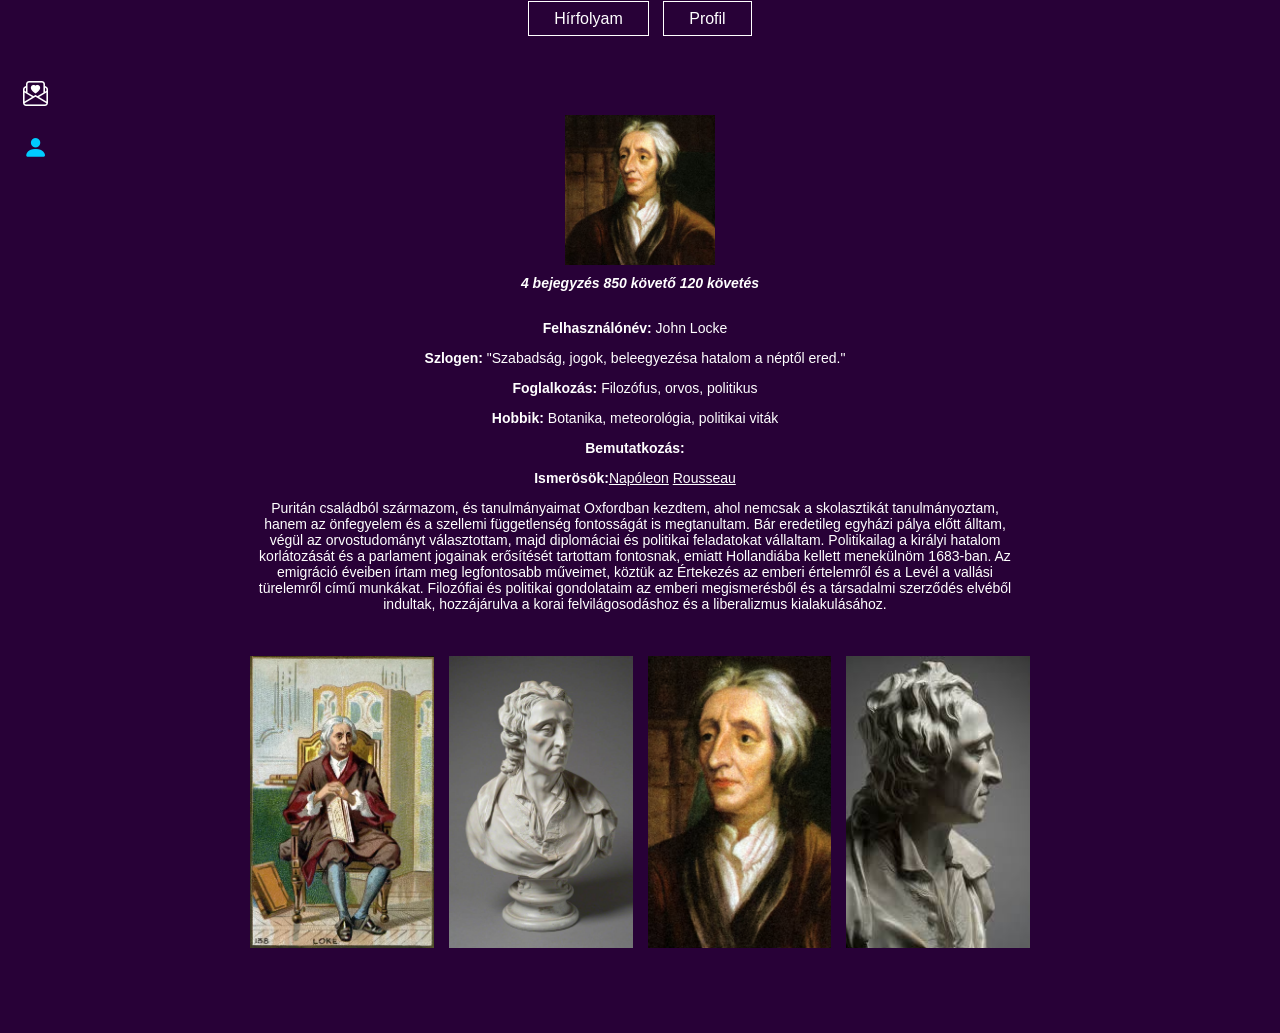
<file: index.html>
<!DOCTYPE html>
<html lang="hu">
<head>
    <meta charset="UTF-8">
    <meta name="viewport" content="width=device-width, initial-scale=1.0">
    <title>John Locke Profilja</title>
    <link rel="stylesheet" href="https://cdn.jsdelivr.net/npm/bootstrap-icons@1.11.0/font/bootstrap-icons.css">
    <link rel="stylesheet" href="style2.css">
</head>
<body>

    <div class="oldalsav">
        <div class="oldalsav-ikonok">
            <a href="Locke2.html" class="ikon-link"><i class="bi bi-envelope-paper-heart"></i></a>
             <a href="index.html" class="ikon-link aktiv-ikon"><i class="bi bi-person-fill"></i></a>
        </div>
    </div>

    <header class="felso-menu">
        <nav class="gombok-helye">
            <a href="Locke2.html" class="menu-gomb">Hírfolyam</a>
            <a href="index.html" class="menu-gomb ">Profil</a>
        </nav>
    </header>

    <main class="tartalom-doboz">
        
        <section class="profil-fejlec">
                <div class="kep-keret">
                    <img src="./kepek/John Locke.avif" alt="Profilkép" class="profil-kep">
                </div>
                <div class="szamok">
                    <span>4 bejegyzés</span> <span>850 követő</span> <span>120 követés</span>
                </div>
            </div>

                <div class="szoveg-doboz">
                    <p><strong>Felhasználónév:</strong> John Locke</p>
                    <p><strong>Szlogen:</strong> "Szabadság, jogok, beleegyezésa hatalom a néptől ered."</p>
                    <p><strong>Foglalkozás:</strong> Filozófus, orvos, politikus</p>
                    <p><strong>Hobbik:</strong> Botanika, meteorológia, politikai viták</p>
                    <p><strong>Bemutatkozás:</strong><br>
                    <p><strong>Ismerösök:</strong><a href="napcsi.html">Napóleon</a> <a href="profil.html">Rousseau </a></p>
                    Puritán családból származom, és tanulmányaimat Oxfordban kezdtem, ahol nemcsak a skolasztikát tanulmányoztam, hanem az önfegyelem és a szellemi függetlenség fontosságát is megtanultam. Bár eredetileg egyházi pálya előtt álltam, végül az orvostudományt választottam, majd diplomáciai és politikai feladatokat vállaltam. Politikailag a királyi hatalom korlátozását és a parlament jogainak erősítését tartottam fontosnak, emiatt Hollandiába kellett menekülnöm 1683-ban. Az emigráció éveiben írtam meg legfontosabb műveimet, köztük az Értekezés az emberi értelemről és a Levél a vallási türelemről című munkákat. Filozófiai és politikai gondolataim az emberi megismerésből és a társadalmi szerződés elvéből indultak, hozzájárulva a korai felvilágosodáshoz és a liberalizmus kialakulásához.</p>
                </div>
            </div>
            
      

        <section class="galeria-doboz">
            <div class="kep-rács">
                <div class="rács-elem"><img src="./kepek/john_locke2.webp" alt="1"></div>
                <div class="rács-elem"><img src="./kepek/john_locke3.jpg" alt="2"></div>
                <div class="rács-elem"><img src="./kepek/John Locke.avif" alt="3"></div>
                <div class="rács-elem"><img src="./kepek/john_locke4.jpg" alt="3"></div>
            </div>
        </section>

    </main>

</body>
</html>
</file>
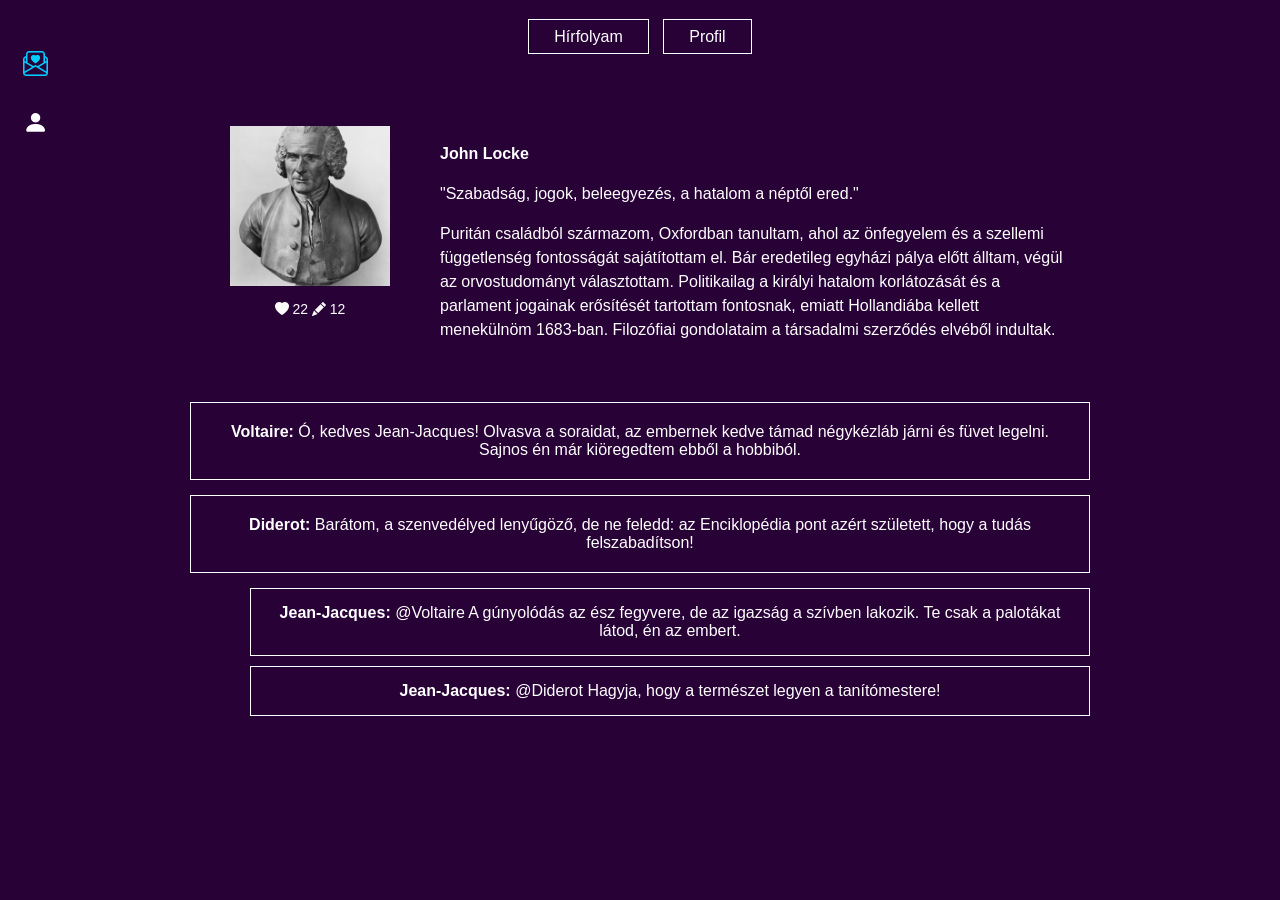
<file: hírfolyam.html>
<!DOCTYPE html>
<html lang="hu">
<head>
    <meta charset="UTF-8">
    <meta name="viewport" content="width=device-width, initial-scale=1.0">
    <title>Jean-Jacques Rousseau Hírfolyam</title>
    <link rel="stylesheet" href="https://cdn.jsdelivr.net/npm/bootstrap-icons@1.11.0/font/bootstrap-icons.css">
    <link rel="stylesheet" href="hírfolyam.css">
</head>
<body>

   <div class="oldalsav">
        <div class="oldalsav-ikonok">
            <a href="hírfolyam.html" class="ikon-link aktiv-ikon"><i class="bi bi-envelope-paper-heart"></i></a>
             <a href="profil.html" class="ikon-link "><i class="bi bi-person-fill"></i></a>
        </div>
    </div>

    <header class="felso-menu">
        <nav class="gombok-helye">
            <a href="hírfolyam.html" class="menu-gomb">Hírfolyam</a>
            <a href="profil.html" class="menu-gomb ">Profil</a>
        </nav>
    </header>

    <main class="tartalom-doboz">
        
        <section class="profil-fejlec">
            <div class="bal-oldal">
                <div class="kep-keret">
                    <img src="./kepek/Rousseau.jpg" alt="John Locke" class="profil-kep">
                </div>
                <div class="szamok">
                    <span><i class="bi bi-heart-fill"></i> 22</span>
                    <span><i class="bi bi-pencil-fill"></i> 12</span>
                </div>
            </div>

            <div class="jobb-oldal">
                <div class="szoveg-doboz">
                    <p><strong>John Locke</strong></p>
                    <p class="szlogan">"Szabadság, jogok, beleegyezés, a hatalom a néptől ered."</p>
                    <p class="leiras">
                        Puritán családból származom, Oxfordban tanultam, ahol az önfegyelem és a szellemi függetlenség fontosságát sajátítottam el. Bár eredetileg egyházi pálya előtt álltam, végül az orvostudományt választottam. Politikailag a királyi hatalom korlátozását és a parlament jogainak erősítését tartottam fontosnak, emiatt Hollandiába kellett menekülnöm 1683-ban. Filozófiai gondolataim a társadalmi szerződés elvéből indultak.
                    </p>
                </div>
            </div>
        </section>

        

        <section class="uzenetek-szekcio">
            <div class="uzenet-doboz">
                <strong>Voltaire:</strong> Ó, kedves Jean-Jacques! Olvasva a soraidat, az embernek kedve támad négykézláb járni és füvet legelni. Sajnos én már kiöregedtem ebből a hobbiból.
            </div>

            <div class="uzenet-folyam">
                <div class="uzenet-doboz">
                    <strong>Diderot:</strong> Barátom, a szenvedélyed lenyűgöző, de ne feledd: az Enciklopédia pont azért született, hogy a tudás felszabadítson!
                </div>
                <div class="valasz-doboz">
                    <strong>Jean-Jacques: </strong>@Voltaire A gúnyolódás az ész fegyvere, de az igazság a szívben lakozik. Te csak a palotákat látod, én az embert.
                </div>
                <div class="valasz-doboz">
                    <strong>Jean-Jacques:</strong> @Diderot Hagyja, hogy a természet legyen a tanítómestere!
                </div>
            </div>
        </section>

        

    </main>

</body>
</html>
</file>
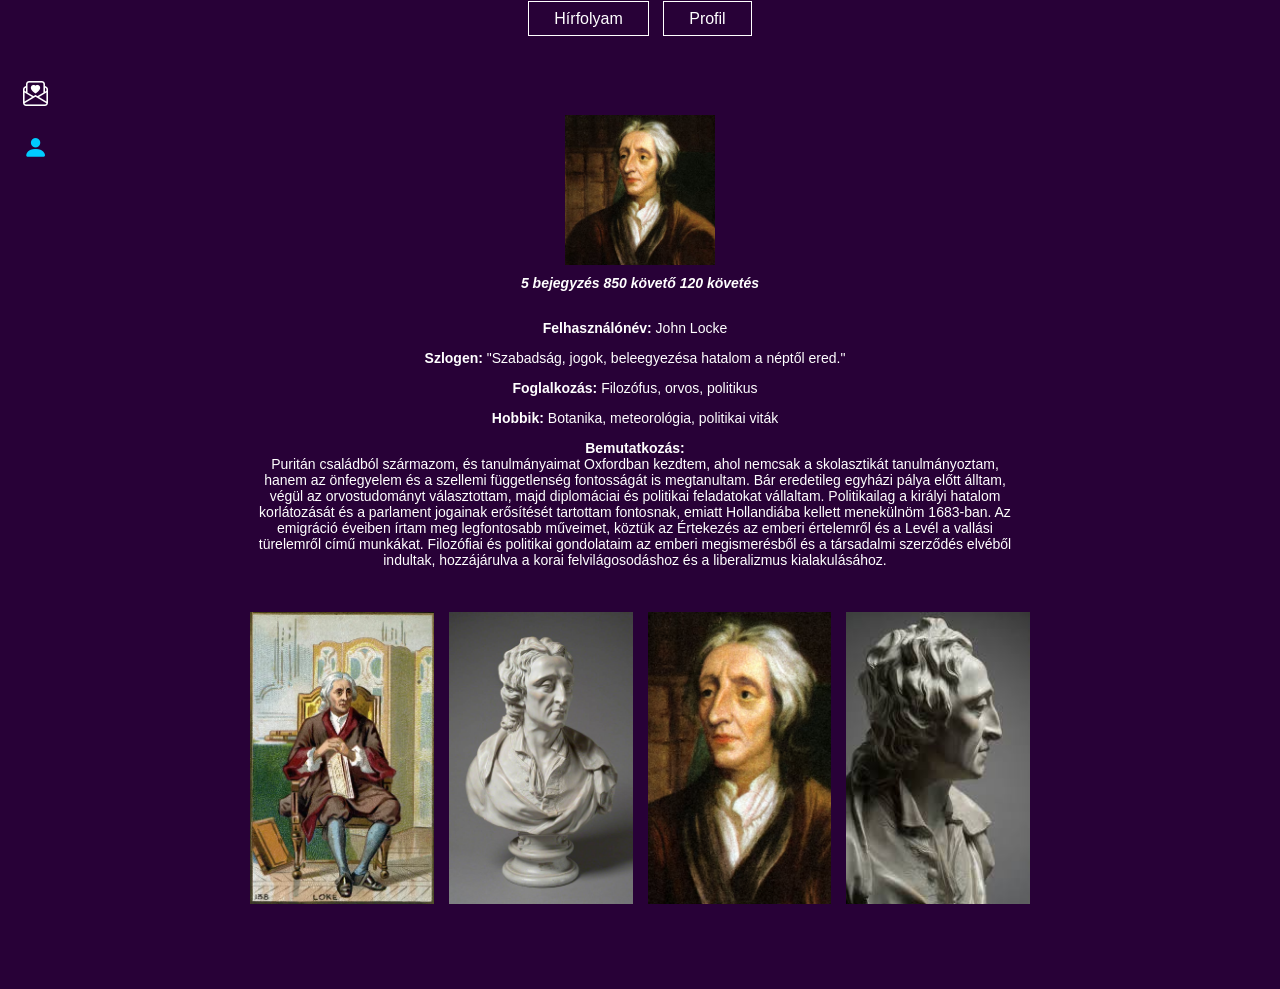
<file: Locke.html>
<!DOCTYPE html>
<html lang="hu">
<head>
    <meta charset="UTF-8">
    <meta name="viewport" content="width=device-width, initial-scale=1.0">
    <title>John Locke Profilja</title>
    <link rel="stylesheet" href="https://cdn.jsdelivr.net/npm/bootstrap-icons@1.11.0/font/bootstrap-icons.css">
    <link rel="stylesheet" href="style2.css">
</head>
<body>

    <div class="oldalsav">
        <div class="oldalsav-ikonok">
            <a href="Locke2.html" class="ikon-link"><i class="bi bi-envelope-paper-heart"></i></a>
             <a href="Locke.html" class="ikon-link aktiv-ikon"><i class="bi bi-person-fill"></i></a>
        </div>
    </div>

    <header class="felso-menu">
        <nav class="gombok-helye">
            <a href="Locke2.html" class="menu-gomb">Hírfolyam</a>
            <a href="Locke.html" class="menu-gomb aktiv">Profil</a>
        </nav>
    </header>

    <main class="tartalom-doboz">
        
        <section class="profil-fejlec">
            <div class="bal-oldal">
                <div class="kep-keret">
                    <img src="./kepek/John Locke.avif" alt="Profilkép" class="profil-kep">
                </div>
                <div class="szamok">
                    <span>5 bejegyzés</span> <span>850 követő</span> <span>120 követés</span>
                </div>
            </div>

            <div class="jobb-oldal">
                <div class="szoveg-doboz">
                    <p><strong>Felhasználónév:</strong> John Locke</p>
                    <p><strong>Szlogen:</strong> "Szabadság, jogok, beleegyezésa hatalom a néptől ered."</p>
                    <p><strong>Foglalkozás:</strong> Filozófus, orvos, politikus</p>
                    <p><strong>Hobbik:</strong> Botanika, meteorológia, politikai viták</p>
                    <p><strong>Bemutatkozás:</strong><br>
                    Puritán családból származom, és tanulmányaimat Oxfordban kezdtem, ahol nemcsak a skolasztikát tanulmányoztam, hanem az önfegyelem és a szellemi függetlenség fontosságát is megtanultam. Bár eredetileg egyházi pálya előtt álltam, végül az orvostudományt választottam, majd diplomáciai és politikai feladatokat vállaltam. Politikailag a királyi hatalom korlátozását és a parlament jogainak erősítését tartottam fontosnak, emiatt Hollandiába kellett menekülnöm 1683-ban. Az emigráció éveiben írtam meg legfontosabb műveimet, köztük az Értekezés az emberi értelemről és a Levél a vallási türelemről című munkákat. Filozófiai és politikai gondolataim az emberi megismerésből és a társadalmi szerződés elvéből indultak, hozzájárulva a korai felvilágosodáshoz és a liberalizmus kialakulásához.</p>
                </div>
            </div>
            
            <div class="float_felelos"></div>
      

        <section class="galeria-doboz">
            <div class="kep-rács">
                <div class="rács-elem"><img src="./kepek/john_locke2.webp" alt="1"></div>
                <div class="rács-elem"><img src="./kepek/john_locke3.jpg" alt="2"></div>
                <div class="rács-elem"><img src="./kepek/John Locke.avif" alt="3"></div>
                <div class="rács-elem"><img src="./kepek/john_locke4.jpg" alt="3"></div>
            </div>
        </section>

    </main>

</body>
</html>
</file>
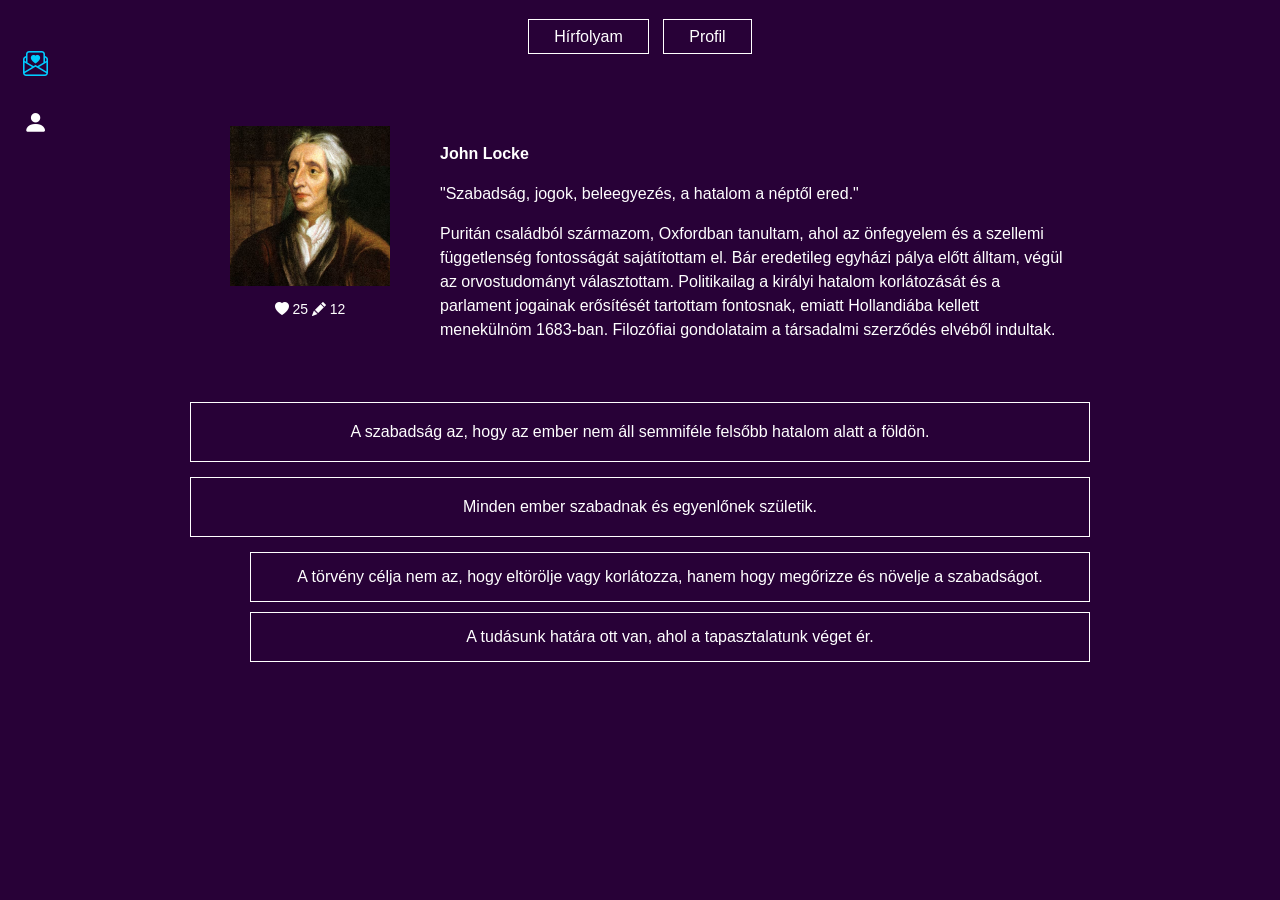
<file: Locke2.html>
<!DOCTYPE html>
<html lang="hu">
<head>
    <meta charset="UTF-8">
    <meta name="viewport" content="width=device-width, initial-scale=1.0">
    <title>John Locke Hírfolyam</title>
    <link rel="stylesheet" href="https://cdn.jsdelivr.net/npm/bootstrap-icons@1.11.0/font/bootstrap-icons.css">
    <link rel="stylesheet" href="style3.css">
</head>
<body>

   <div class="oldalsav">
        <div class="oldalsav-ikonok">
            <a href="Locke2.html" class="ikon-link aktiv-ikon"><i class="bi bi-envelope-paper-heart"></i></a>
             <a href="index.html" class="ikon-link "><i class="bi bi-person-fill"></i></a>
        </div>
    </div>

    <header class="felso-menu">
        <nav class="gombok-helye">
            <a href="Locke2.html" class="menu-gomb">Hírfolyam</a>
            <a href="index.html" class="menu-gomb ">Profil</a>
        </nav>
    </header>

    <main class="tartalom-doboz">
        
        <section class="profil-fejlec">
            <div class="bal-oldal">
                <div class="kep-keret">
                    <img src="./kepek/John Locke.avif" alt="John Locke" class="profil-kep">
                </div>
                <div class="szamok">
                    <span><i class="bi bi-heart-fill"></i> 25</span>
                    <span><i class="bi bi-pencil-fill"></i> 12</span>
                </div>
            </div>

            <div class="jobb-oldal">
                <div class="szoveg-doboz">
                    <p><strong>John Locke</strong></p>
                    <p class="szlogan">"Szabadság, jogok, beleegyezés, a hatalom a néptől ered."</p>
                    <p class="leiras">
                        Puritán családból származom, Oxfordban tanultam, ahol az önfegyelem és a szellemi függetlenség fontosságát sajátítottam el. Bár eredetileg egyházi pálya előtt álltam, végül az orvostudományt választottam. Politikailag a királyi hatalom korlátozását és a parlament jogainak erősítését tartottam fontosnak, emiatt Hollandiába kellett menekülnöm 1683-ban. Filozófiai gondolataim a társadalmi szerződés elvéből indultak.
                    </p>
                </div>
            </div>
        </section>

        <section class="uzenetek-szekcio">
            <div class="uzenet-doboz">
                A szabadság az, hogy az ember nem áll semmiféle felsőbb hatalom alatt a földön.
            </div>

            <div class="uzenet-folyam">
                <div class="uzenet-doboz">
                    Minden ember szabadnak és egyenlőnek születik.
                </div>
                <div class="valasz-doboz">
                    A törvény célja nem az, hogy eltörölje vagy korlátozza, hanem hogy megőrizze és növelje a szabadságot.
                </div>
                <div class="valasz-doboz">
                    A tudásunk határa ott van, ahol a tapasztalatunk véget ér.
                </div>
            </div>
        </section>

        </section>

    </main>

</body>
</html>
</file>
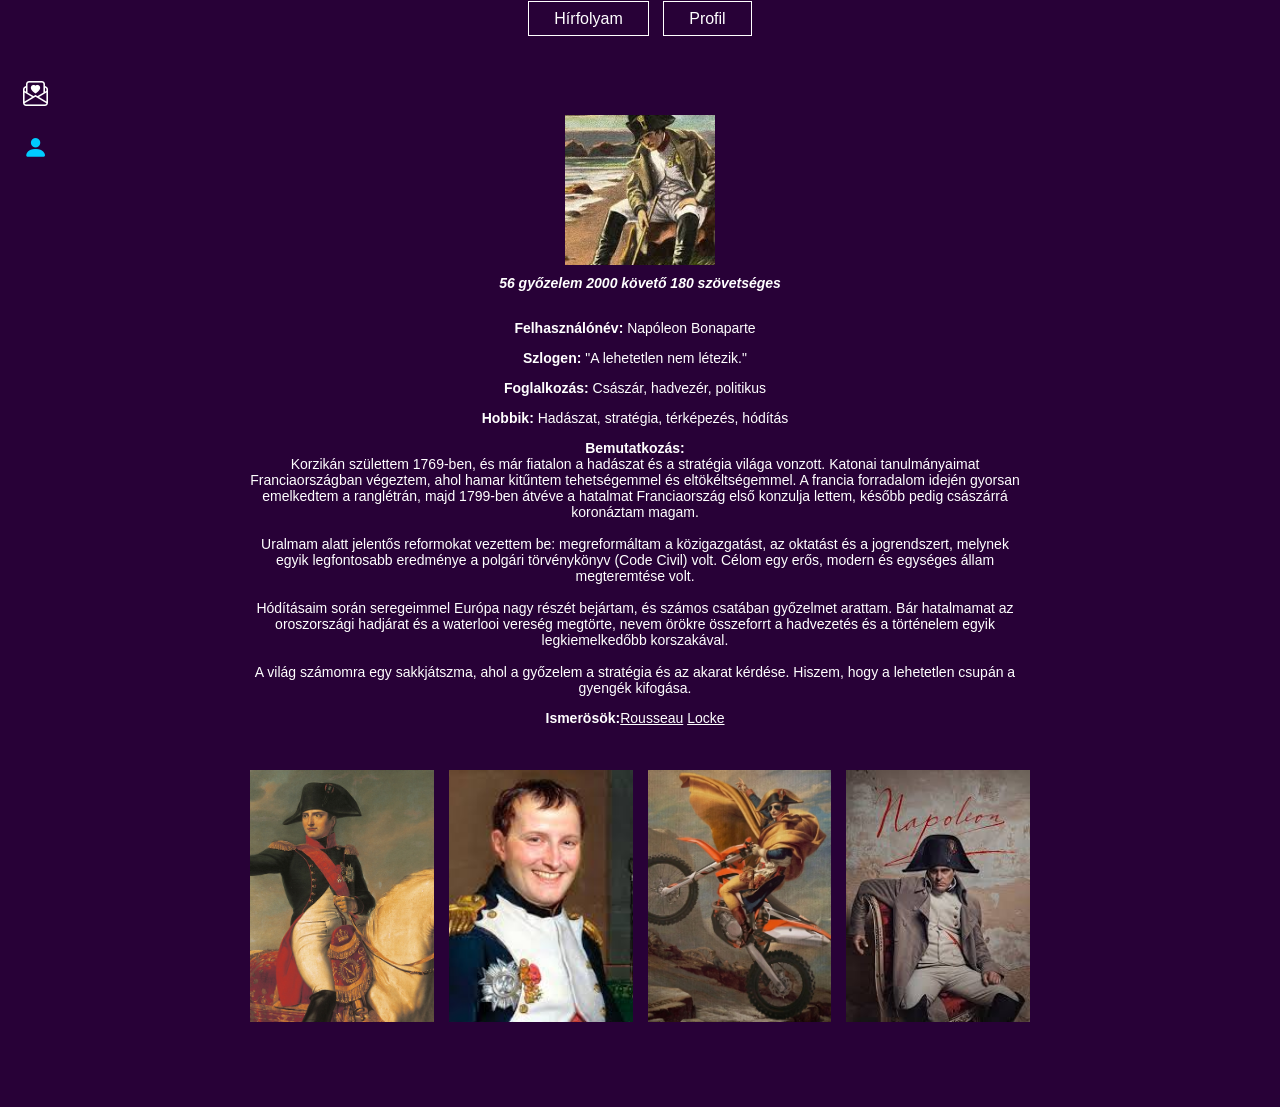
<file: napcsi.html>
<!DOCTYPE html>
<html lang="hu">
<head>
    <meta charset="UTF-8">
    <meta name="viewport" content="width=device-width, initial-scale=1.0">
    <title>Napóleon Bonaparte Profilja</title>
    <link rel="stylesheet" href="https://cdn.jsdelivr.net/npm/bootstrap-icons@1.11.0/font/bootstrap-icons.css">
    <link rel="stylesheet" href="style2.css">
</head>
<body>

    <div class="oldalsav">
        <div class="oldalsav-ikonok">
            <a href="napcsi2.html" class="ikon-link"><i class="bi bi-envelope-paper-heart"></i></a>
            <a href="napcsi.html" class="ikon-link aktiv-ikon"><i class="bi bi-person-fill"></i></a>
        </div>
    </div>

    <header class="felso-menu">
        <nav class="gombok-helye">
            <a href="napcsi2.html" class="menu-gomb">Hírfolyam</a>
            <a href="napcsi.html" class="menu-gomb">Profil</a>
        </nav>
    </header>

    <main class="tartalom-doboz">
        
        <section class="profil-fejlec">
            <div class="bal-oldal">
                <div class="kep-keret">
                    <img src="kepek/napoleon.jpg" alt="Profilkép" class="profil-kep">
                </div>
                <div class="szamok">
                    <span>56 győzelem</span> <span>2000 követő</span> <span>180 szövetséges</span>
                </div>
            </div>

            <div class="jobb-oldal">
                <div class="szoveg-doboz">
                    <p><strong>Felhasználónév:</strong> Napóleon Bonaparte</p>
                    <p><strong>Szlogen:</strong> "A lehetetlen nem létezik."</p>
                    <p><strong>Foglalkozás:</strong> Császár, hadvezér, politikus</p>
                    <p><strong>Hobbik:</strong> Hadászat, stratégia, térképezés, hódítás</p>
                    <p><strong>Bemutatkozás:</strong><br>
                    Korzikán születtem 1769-ben, és már fiatalon a hadászat és a stratégia világa vonzott. Katonai tanulmányaimat Franciaországban végeztem, ahol hamar kitűntem tehetségemmel és eltökéltségemmel. A francia forradalom idején gyorsan emelkedtem a ranglétrán, majd 1799-ben átvéve a hatalmat Franciaország első konzulja lettem, később pedig császárrá koronáztam magam.<br><br>

                    Uralmam alatt jelentős reformokat vezettem be: megreformáltam a közigazgatást, az oktatást és a jogrendszert, melynek egyik legfontosabb eredménye a polgári törvénykönyv (Code Civil) volt. Célom egy erős, modern és egységes állam megteremtése volt.<br><br>

                    Hódításaim során seregeimmel Európa nagy részét bejártam, és számos csatában győzelmet arattam. Bár hatalmamat az oroszországi hadjárat és a waterlooi vereség megtörte, nevem örökre összeforrt a hadvezetés és a történelem egyik legkiemelkedőbb korszakával.<br><br>

                    A világ számomra egy sakkjátszma, ahol a győzelem a stratégia és az akarat kérdése. Hiszem, hogy a lehetetlen csupán a gyengék kifogása.
                    </p>
                    <p><strong>Ismerösök:</strong><a href="profil.html">Rousseau</a> <a href="index.html">Locke</a></p>
                </div>
            </div>
            
      
        <section class="galeria-doboz">
            <div class="kep-rács">
                <div class="rács-elem"><img src="kepek/37486007_59226d31ea63e9a11b22aebbbfa8bfe2_wm.jpg" alt="1"></div>
                <div class="rács-elem"><img src="kepek/images.jpg" alt="2"></div>
                <div class="rács-elem"><img src="kepek/Gemini_Generated_Image_u3mfgyu3mfgyu3mf.png" alt="3"></div>
                <div class="rács-elem"><img src="kepek/Napcsi.jpg" alt="4"></div>
            </div>
        </section>

    </main>

</body>
</html>
</file>
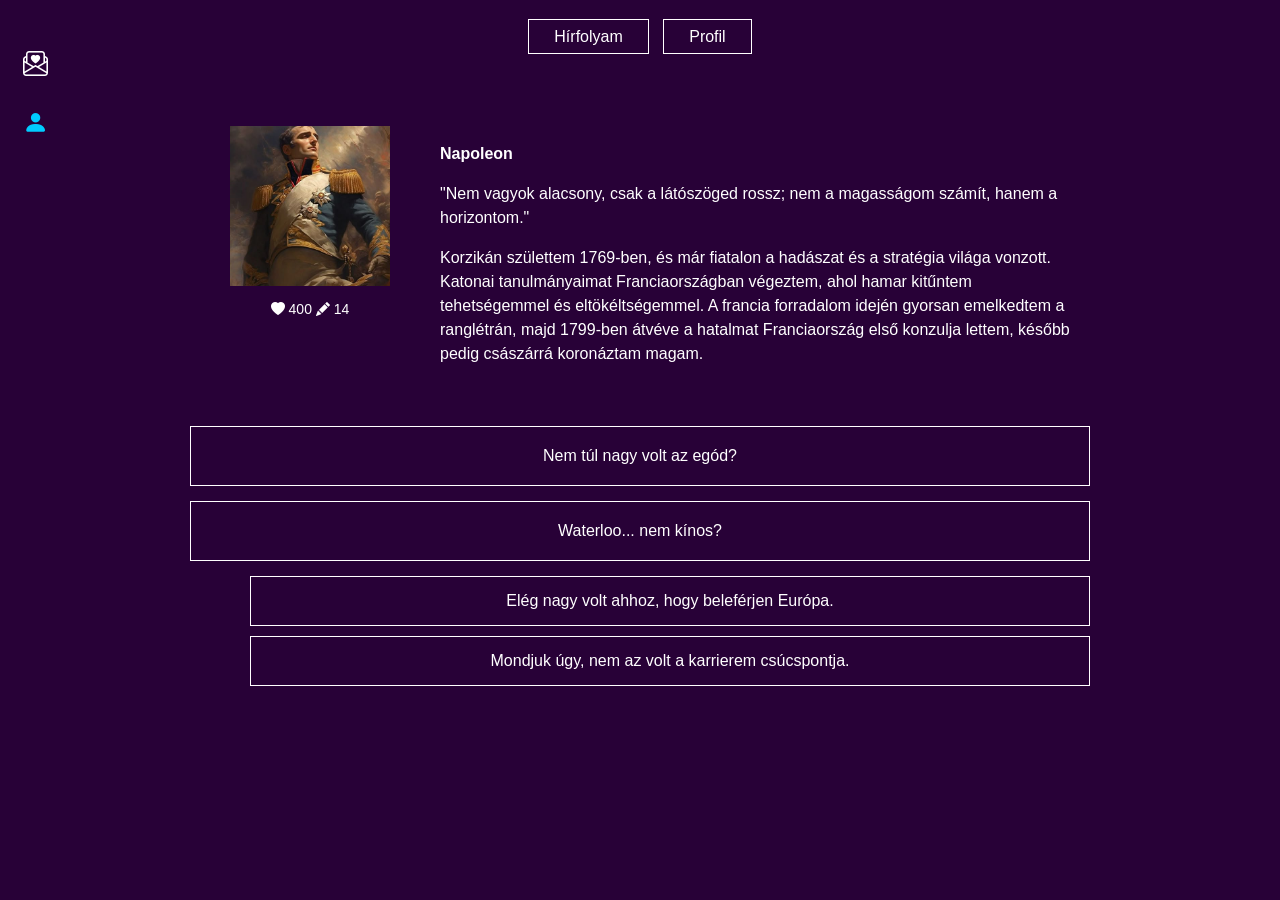
<file: napcsi2.html>
<!DOCTYPE html>
<html lang="hu">
<head>
    <meta charset="UTF-8">
    <meta name="viewport" content="width=device-width, initial-scale=1.0">
    <title>Napoleon Bonaparte Profilja</title>
    <link rel="stylesheet" href="https://cdn.jsdelivr.net/npm/bootstrap-icons@1.11.0/font/bootstrap-icons.css">
    <link rel="stylesheet" href="style3.css">
</head>
<body>

   <div class="oldalsav">
        <div class="oldalsav-ikonok">
            <a href="napcsi2.html" class="ikon-link"><i class="bi bi-envelope-paper-heart"></i></a>
             <a href="napcsi.html" class="ikon-link aktiv-ikon"><i class="bi bi-person-fill"></i></a>
        </div>
    </div>

    <header class="felso-menu">
        <nav class="gombok-helye">
            <a href="napcsi2.html" class="menu-gomb">Hírfolyam</a>
            <a href="napcsi.html" class="menu-gomb">Profil</a>
        </nav>
    </header>

    <main class="tartalom-doboz">
        
        <section class="profil-fejlec">
            <div class="bal-oldal">
                <div class="kep-keret">
                    <img src="kepek/napoleon2.jpg" alt="Napoleon Bonaparte" class="profil-kep">
                </div>
                <div class="szamok">
                    <span><i class="bi bi-heart-fill"></i> 400</span>
                    <span><i class="bi bi-pencil-fill"></i> 14</span>
                </div>
            </div>

            <div class="jobb-oldal">
                <div class="szoveg-doboz">
                    <p><strong>Napoleon</strong></p>
                    <p class="szlogan">"Nem vagyok alacsony, csak a látószöged rossz; nem a magasságom számít, hanem a horizontom."</p>
                    <p class="leiras">
                        Korzikán születtem 1769-ben, és már fiatalon a hadászat és a stratégia világa vonzott. Katonai tanulmányaimat Franciaországban végeztem, ahol hamar kitűntem tehetségemmel és eltökéltségemmel. A francia forradalom idején gyorsan emelkedtem a ranglétrán, majd 1799-ben átvéve a hatalmat Franciaország első konzulja lettem, később pedig császárrá koronáztam magam.
                    </p>
                </div>
            </div>
        </section>

        <section class="uzenetek-szekcio">
            <div class="uzenet-doboz">
                Nem túl nagy volt az egód?
            </div>

            <div class="uzenet-folyam">
                <div class="uzenet-doboz">
                    Waterloo... nem kínos?
                </div>
                <div class="valasz-doboz">
                    Elég nagy volt ahhoz, hogy beleférjen Európa.
                </div>
                <div class="valasz-doboz">
                    Mondjuk úgy, nem az volt a karrierem csúcspontja.
                </div>
            </div>
        </section>

        <section class="galeria-doboz">
        </section>

    </main>

</body>
</html>
</file>
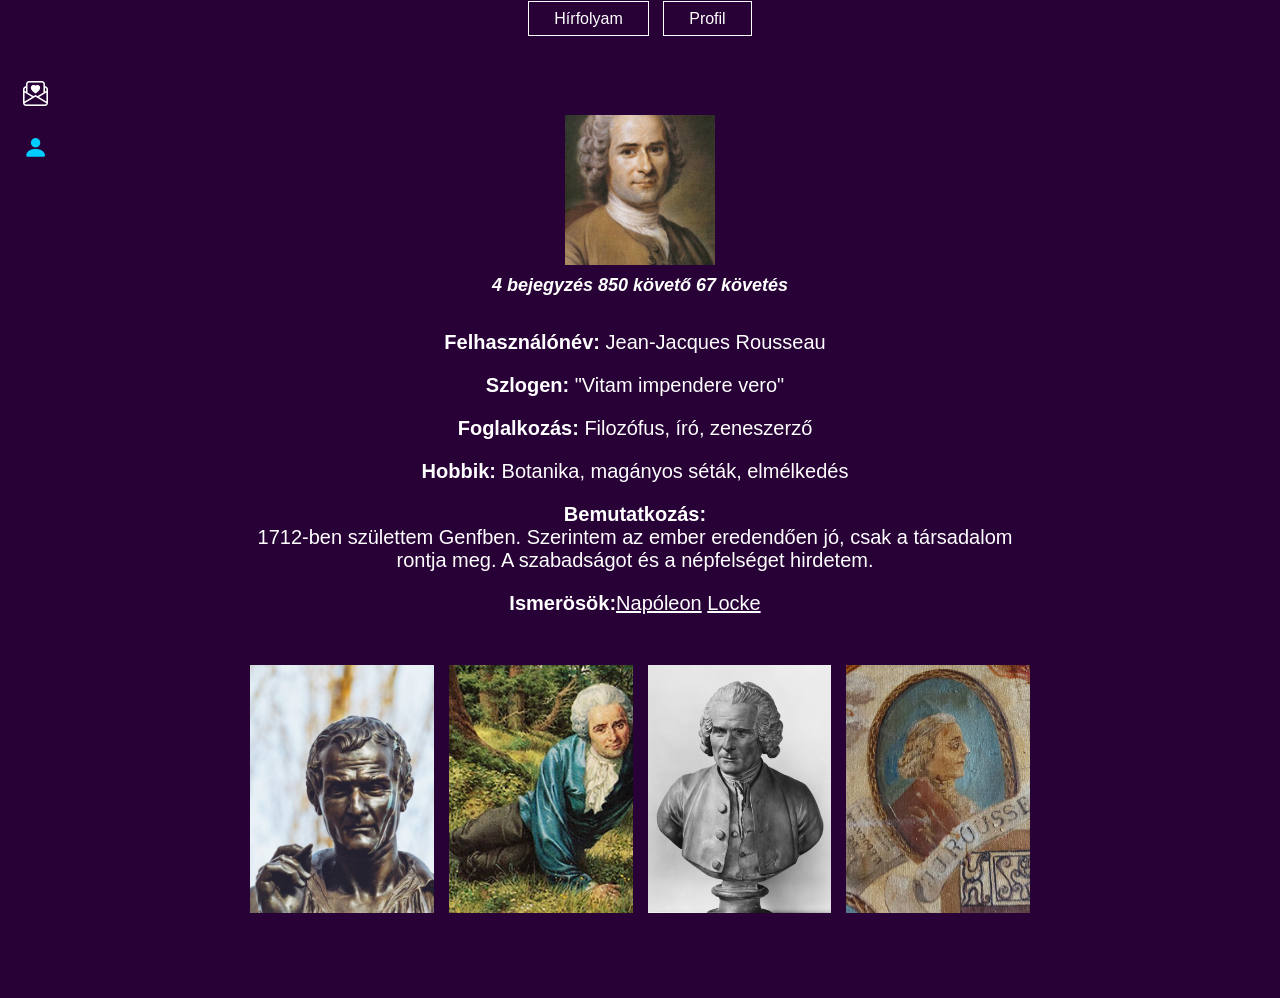
<file: profil.html>
<!DOCTYPE html>
<html lang="hu">
<head>
    <meta charset="UTF-8">
    <meta name="viewport" content="width=device-width, initial-scale=1.0">
    <title>Jean-Jacques Rousseau Profilja</title>
    <link rel="stylesheet" href="https://cdn.jsdelivr.net/npm/bootstrap-icons@1.11.0/font/bootstrap-icons.css">
    <link rel="stylesheet" href="style.css">
</head>
<body>

    <div class="oldalsav">
        <div class="oldalsav-ikonok">
            <a href="hírfolyam.html" class="ikon-link"><i class="bi bi-envelope-paper-heart"></i></a>
             <a href="profil.html" class="ikon-link aktiv-ikon"><i class="bi bi-person-fill"></i></a>
        </div>
    </div>

    <header class="felso-menu">
        <nav class="gombok-helye">
            <a href="hírfolyam.html" class="menu-gomb">Hírfolyam</a>
            <a href="profil.html" class="menu-gomb">Profil</a>
        </nav>
    </header>

    <main class="tartalom-doboz">
        
        <section class="profil-fejlec">
            <div class="bal-oldal">
                <div class="kep-keret">
                    <img src="./kepek/Jean-Jacques_Rousseau_(painted_portrait).jpg" alt="Profilkép" class="profil-kep">
                </div>
                <div class="szamok">
                    <span>4 bejegyzés</span> <span>850 követő</span> <span>67 követés</span>
                </div>
            </div>

            <div class="jobb-oldal">
                <div class="szoveg-doboz">
                    <p><strong>Felhasználónév:</strong> Jean-Jacques Rousseau</p>
                    <p><strong>Szlogen:</strong> "Vitam impendere vero"</p>
                    <p><strong>Foglalkozás:</strong> Filozófus, író, zeneszerző</p>
                    <p><strong>Hobbik:</strong> Botanika, magányos séták, elmélkedés</p>
                    <p><strong>Bemutatkozás:</strong><br>1712-ben születtem Genfben. Szerintem az ember eredendően jó, csak a társadalom rontja meg. A szabadságot és a népfelséget hirdetem.
                   </p>
                   <p><strong>Ismerösök:</strong><a href="napcsi.html">Napóleon</a> <a href="index.html">Locke</a></p>
                </div>
            </div>
            
      

        <section class="galeria-doboz">
            <div class="kep-rács">
                <div class="rács-elem"><img src="./kepek/Rousseau(1).jpg" alt="1"></div>
                <div class="rács-elem"><img src="./kepek/Rousseau(2).jpg" alt="2"></div>
                <div class="rács-elem"><img src="./kepek/Rousseau.jpg" alt="3"></div>
                <div class="rács-elem"><img src="./kepek/rousseau-portrait.webp" alt="4"></div>
            </div>
        </section>

    </main>

</body>
</html>
</file>
<file: style2.css>
body {
    background-color: #280137;
    color: white;
    font-family: Arial, sans-serif;
    margin: 0;
    
}


.oldalsav {
    position: fixed;
    left: 0;
    top: 0;
    width: 70px;
    height: 100%;
    text-align: center;
    background: #280137;
}

.oldalsav-ikonok { margin-top: 80px; }

.ikon-link {
    display: block; /* ikonok külön sorba legyenek, ne egybe */
    font-size: 25px;
    color: white;
    margin-bottom: 25px;
    text-decoration: none;
}

.aktiv-ikon { color: #00ccff; }


.felso-menu {
    
    padding: 10px;
    height: 45px;
}



.gombok-helye { text-align: center; }

.menu-gomb {
    padding: 8px 25px;
    border: 1px solid white;
    text-decoration: none;
    color: white;
    margin: 0 5px;
}


.tartalom-doboz {
    margin-left: 100px;
    padding: 30px;
    max-width: 850px;
    margin: auto;
}


.profil-fejlec {
    padding: 20px;
    margin-bottom: 20px;
    text-align: center;
}



.kep-keret {
    width: 150px;
    height: 150px;
    margin: 0 auto 10px;
}

.profil-kep {
    width: 100%;
    height: 100%;
    object-fit: cover; /* Egyszerűen: úgy méretezi a képet, hogy teljesen kitöltse a dobozát, miközben megtartja az arányait. */
}

.szamok { font-size: 14px;
          font-style: italic;
          font-weight: bold;
}

.szoveg-doboz {
    padding: 15px;
    min-height: 200px;
    font-size: 14px;
    margin-right: 10px;
}


.galeria-doboz {
    padding: 15px;
}

.kep-rács {
    display: grid;
    grid-template-columns: repeat(4, 1fr);
    gap: 15px;
}

.rács-elem {
    background: #fdfdfd;
    align-items: center;
    justify-content: center; /* Azt mondja meg, hogy az elemek hogyan helyezkedjenek el vízszintesen (alapértelmezésben) a szülőelemen belül. */
}

.rács-elem img {
    width: 100%;
    height: 100%;
    object-fit: cover;
}

a{color: white;
}


@media screen and (max-width: 850px) {
   .kep-rács {
  
    grid-template-columns: 1fr;
    
}
    
}
</file>
<file: hírfolyam.css>
body {
    background-color: #280137;
    color: white;
    font-family: Arial, sans-serif;
}


.oldalsav {
    position: fixed;
    left: 0;
    top: 0;
    width: 70px;
    height: 100%;
    text-align: center;
    padding-top: 50px;
    background-color: #280137;

}

.ikon-link {
    display: block;
    font-size: 25px;
    color: white;
    margin-bottom: 30px;
    text-decoration: none;
}

.aktiv-ikon { color: #00ccff; }

.nav-felirat {
    position: absolute;
    bottom: 20px;
    width: 100%;
    font-size: 12px;
}


.felso-menu {
    padding: 20px;
    text-align: center;
}

.menu-gomb {
    padding: 8px 25px;
    border: 1px solid white;
    text-decoration: none;
    color: white;
    margin: 0 5px;
}



.tartalom-doboz {
    margin-left: 70px;
    padding: 40px;
    max-width: 900px;
    margin-right: auto;
    margin-left: auto;
}

.profil-fejlec {
    display: grid;
    grid-template-columns: 200px 1fr;
    gap: 30px;
    padding: 20px;
    margin-bottom: 30px;
    align-items: start;
}

.bal-oldal {
    text-align: center;
}

.kep-keret {
    width: 160px;
    height: 160px;

    margin: 0 auto 10px;
}

.profil-kep {
    width: 100%;
    height: 100%;
    object-fit: cover;
}

.szamok {
    padding: 5px 10px;
    font-size: 14px;
}

.jobb-oldal p {
    margin-bottom: 10px;
    line-height: 1.5;
}


.uzenet-doboz {
    border: 1px solid white;
    padding: 20px;
    margin-bottom: 15px;
    text-align: center;
}

.valasz-doboz {
    border: 1px solid white;
    padding: 15px;
    margin-left: 60px; 
    margin-bottom: 10px;
    text-align: center;
}



@media screen and (max-width: 750px) {
    .profil-fejlec {
        grid-template-columns: 1fr; 
    }
    .kep-racs {
        grid-template-columns: repeat(2, 1fr); 
    }
    .valasz-doboz {
        margin-left: 20px;
    }
}
</file>
<file: style3.css>
body {
    background-color: #280137;
    color: white;
    font-family: Arial, sans-serif;
}


.oldalsav {
    position: fixed;
    left: 0;
    top: 0;
    width: 70px;
    height: 100%;
    text-align: center;
    padding-top: 50px;
    background-color: #280137;
}

.ikon-link {
    display: block;
    font-size: 25px;
    color: white;
    margin-bottom: 30px;
    text-decoration: none;
}

.aktiv-ikon { color: #00ccff; }

.nav-felirat {
    position: absolute;
    bottom: 20px;
    width: 100%;
    font-size: 12px;
}


.felso-menu {
    padding: 20px;
    text-align: center;
}

.menu-gomb {
    padding: 8px 25px;
    border: 1px solid white;
    text-decoration: none;
    color: white;
    margin: 0 5px;
}



.tartalom-doboz {
    margin-left: 70px;
    padding: 40px;
    max-width: 900px;
    margin-right: auto;
    margin-left: auto;
}

.profil-fejlec {
    display: grid;
    grid-template-columns: 200px 1fr;
    gap: 30px;
    padding: 20px;
    margin-bottom: 30px;
    align-items: start;
}

.bal-oldal {
    text-align: center;
}

.kep-keret {
    width: 160px;
    height: 160px;

    margin: 0 auto 10px;
}

.profil-kep {
    width: 100%;
    height: 100%;
    object-fit: cover;
}

.szamok {
    padding: 5px 10px;
    font-size: 14px;
}

.jobb-oldal p {
    margin-bottom: 10px;
    line-height: 1.5;
}


.uzenet-doboz {
    border: 1px solid white;
    padding: 20px;
    margin-bottom: 15px;
    text-align: center;
}

.valasz-doboz {
    border: 1px solid white;
    padding: 15px;
    margin-left: 60px; 
    margin-bottom: 10px;
    text-align: center;
}



@media screen and (max-width: 750px) {
    .profil-fejlec {
        grid-template-columns: 1fr; 
    }
    .kep-racs {
        grid-template-columns: repeat(2, 1fr); 
    }
    .valasz-doboz {
        margin-left: 20px;
    }
}
</file>
<file: style.css>
body {
    background-color: #280137;
    color: white;
    font-family: Arial, sans-serif;
    margin: 0;
    
}


.oldalsav {
    position: fixed;
    left: 0;
    top: 0;
    width: 70px;
    height: 100%;
    text-align: center;
    background: #280137;
}

.oldalsav-ikonok { margin-top: 80px; }

.ikon-link {
    display: block; /* ikonok külön sorba legyenek, ne egybe */
    font-size: 25px;
    color: white;
    margin-bottom: 25px;
    text-decoration: none;
}

.aktiv-ikon { color: #00ccff; }


.felso-menu {
    
    padding: 10px;
    height: 45px;
}



.gombok-helye { text-align: center; }

.menu-gomb {
    padding: 8px 25px;
    border: 1px solid white;
    text-decoration: none;
    color: white;
    margin: 0 5px;
}


.tartalom-doboz {
    margin-left: 100px;
    padding: 30px;
    max-width: 850px;
    margin: auto;
}


.profil-fejlec {
    padding: 20px;
    margin-bottom: 20px;
    text-align: center;
}



.kep-keret {
    width: 150px;
    height: 150px;
    margin: 0 auto 10px;
}

.profil-kep {
    width: 100%;
    height: 100%;
    object-fit: cover;
}

.szamok { font-size: 18px;
          font-style: italic;
          font-weight: bold;
}

.szoveg-doboz {
    padding: 15px;
    min-height: 200px;
    font-size: 20px;
    margin-right: 10px;
}


.galeria-doboz {
    padding: 15px;
}

.kep-rács {
    display: grid;
    grid-template-columns: repeat(4, 1fr);
    gap: 15px;
}

.rács-elem {
    background: #fdfdfd;
    align-items: center;
    justify-content: center;
}

.rács-elem img {
    width: 100%;
    height: 100%;
    object-fit: cover;
}

a{color: white;
}



@media screen and (max-width: 850px) {
   .kep-rács {
  
    grid-template-columns: 1fr;
    
}
    
}
</file>
